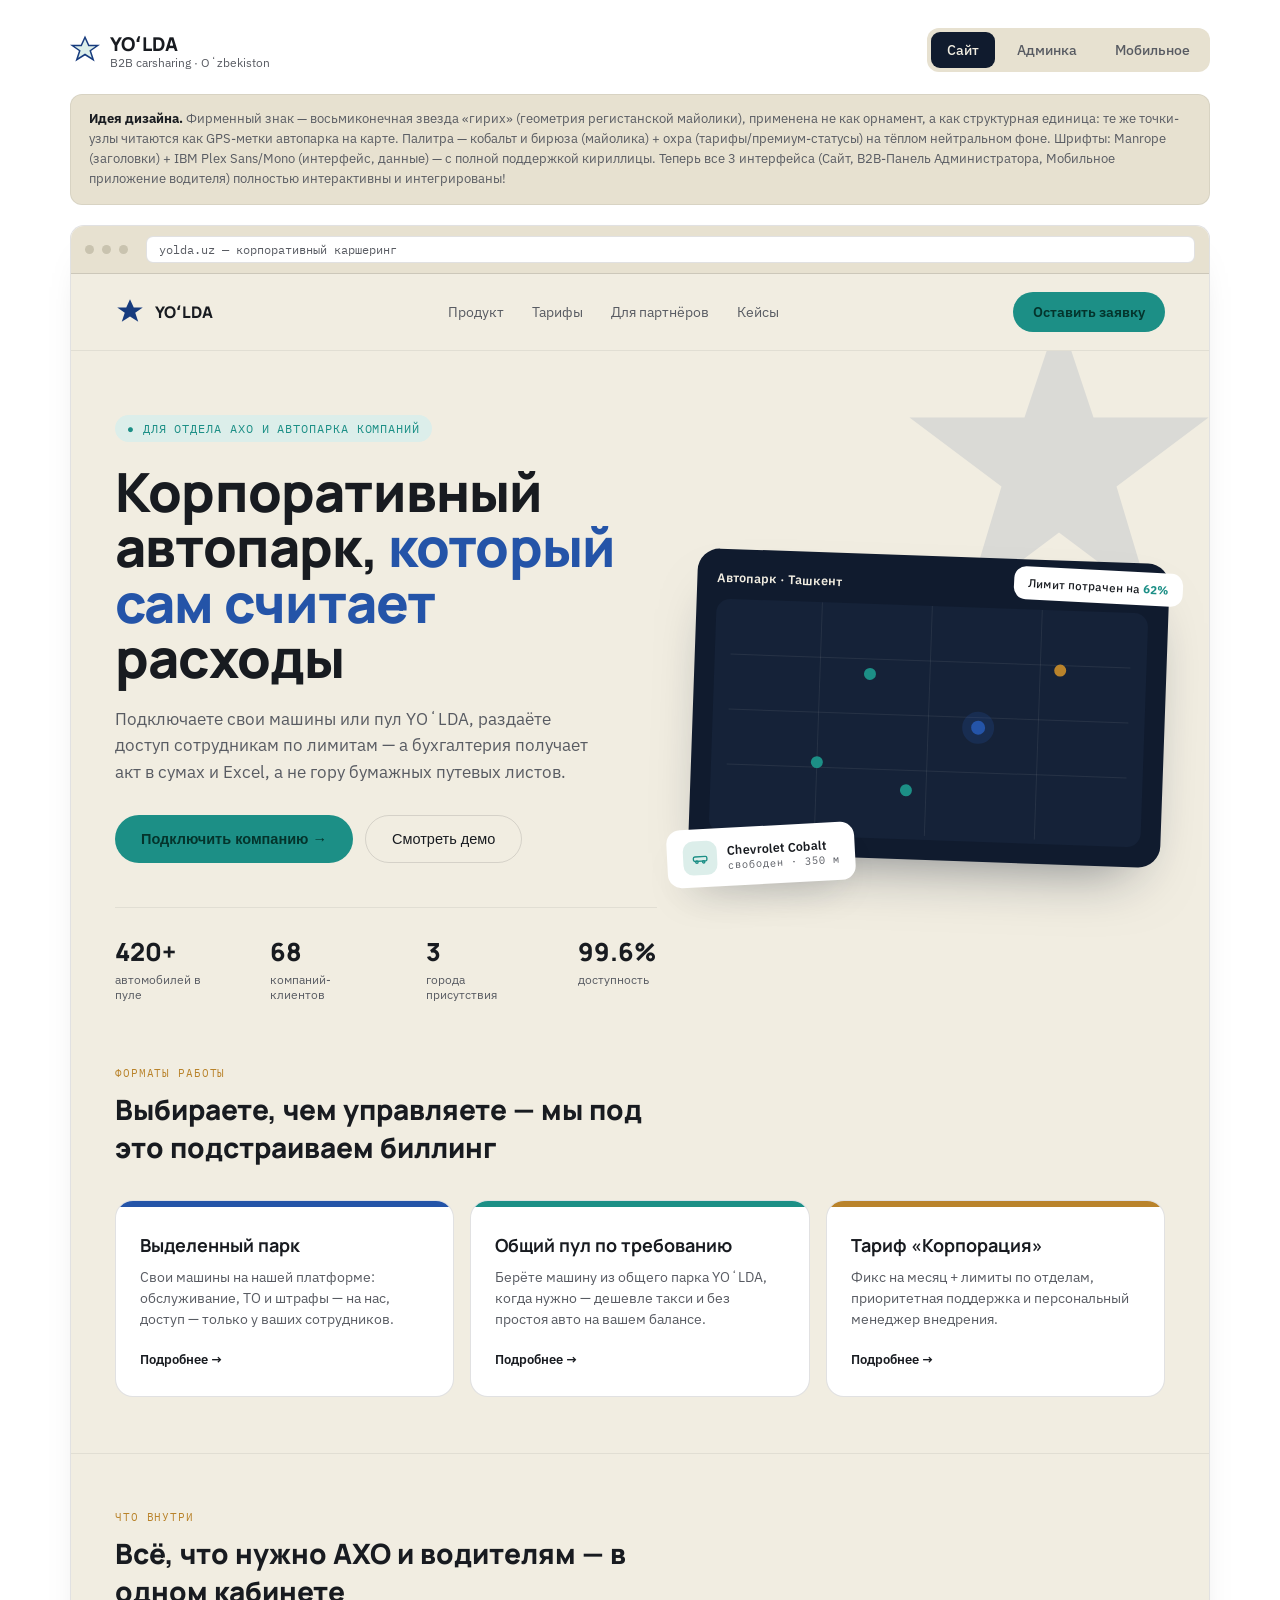
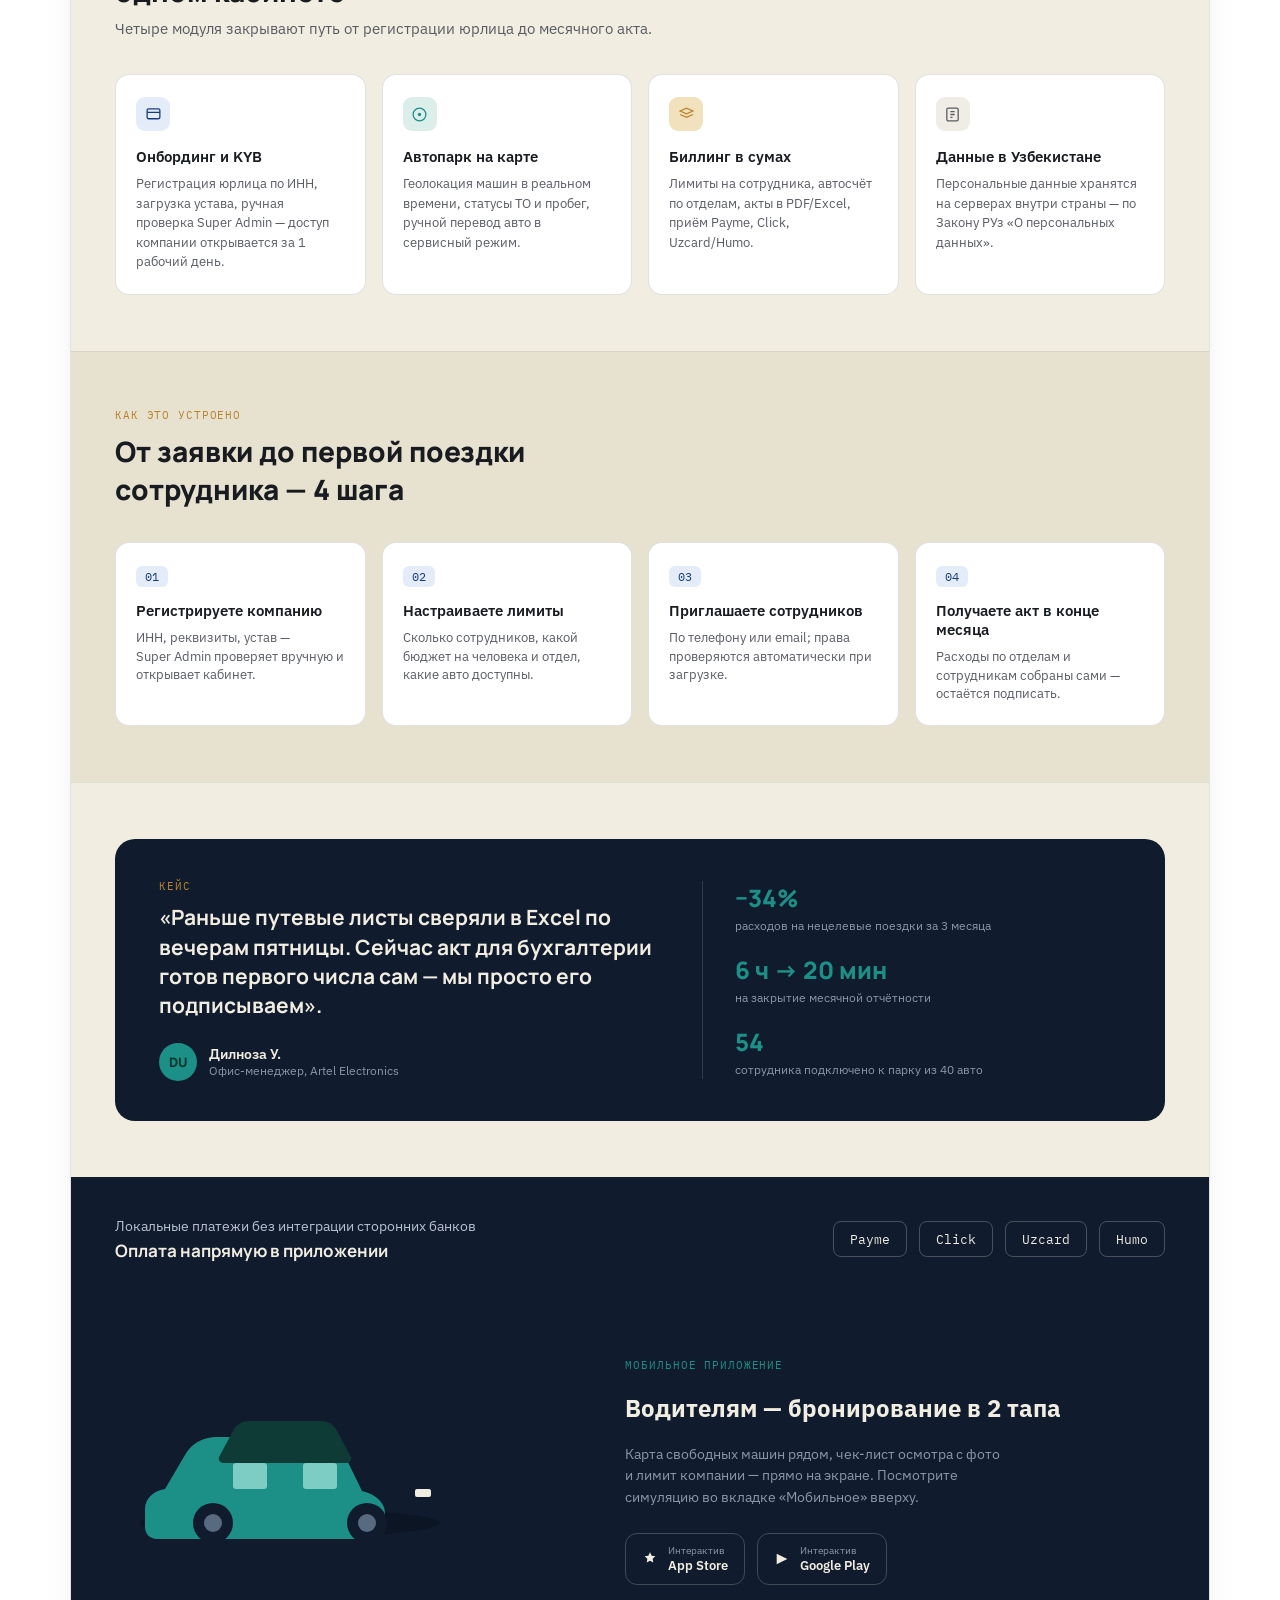
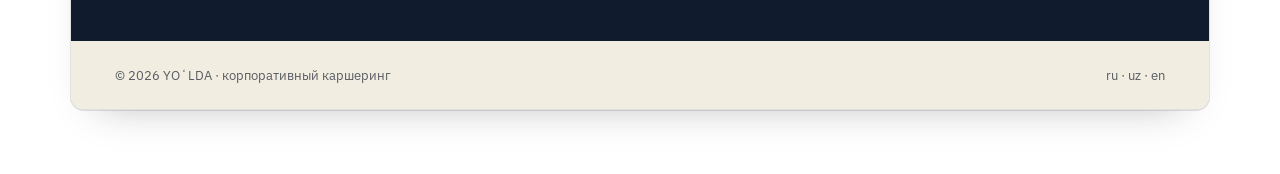
<file: yolda-design-concept (1).html>
<!DOCTYPE html>
<html lang="ru">
<head>
<meta charset="UTF-8">
<title>YO'LDA — дизайн-концепт B2B каршеринга</title>
<meta name="viewport" content="width=device-width, initial-scale=1">
<link rel="preconnect" href="https://fonts.googleapis.com">
<link rel="preconnect" href="https://fonts.gstatic.com" crossorigin>
<link href="https://fonts.googleapis.com/css2?family=Manrope:wght@500;700;800&family=IBM+Plex+Sans:wght@400;500;600&family=IBM+Plex+Mono:wght@400;500&display=swap" rel="stylesheet">
<style>
:root{
  --paper:#F1EDE1;
  --paper-2:#E7E1D0;
  --ink:#181B20;
  --ink-soft:#585B62;
  --navy:#101B2E;
  --navy-2:#1B2A44;
  --navy-3:#243A5E;
  --cobalt:#2454A8;
  --cobalt-dark:#173B7E;
  --turquoise:#1C8F86;
  --turquoise-light:#DCEEEA;
  --gold:#B9832B;
  --gold-light:#F1E1BC;
  --line:rgba(24,27,32,0.13);
  --line-soft:rgba(24,27,32,0.07);
  --radius:16px;
  --font-display:'Manrope',sans-serif;
  --font-body:'IBM Plex Sans',sans-serif;
  --font-mono:'IBM Plex Mono',monospace;
}
*{box-sizing:border-box;}
body{
  margin:0;
  background:#0000;
  font-family:var(--font-body);
  color:var(--ink);
}
.wrap{max-width:1180px;margin:0 auto;padding:28px 20px 64px;}
.brandbar{display:flex;align-items:center;justify-content:space-between;flex-wrap:wrap;gap:16px;margin-bottom:22px;}
.brandmark{display:flex;align-items:center;gap:10px;}
.brandmark svg{width:30px;height:30px;flex:none;}
.brandmark .name{font-family:var(--font-display);font-weight:800;font-size:19px;letter-spacing:0.2px;color:var(--ink);}
.brandmark .sub{font-size:12px;color:var(--ink-soft);margin-top:-2px;}
.tabs{display:flex;gap:6px;background:var(--paper-2);border-radius:12px;padding:4px;}
.tabbtn{
  border:none;background:transparent;font-family:var(--font-body);font-weight:500;font-size:13.5px;
  color:var(--ink-soft);padding:9px 16px;border-radius:9px;cursor:pointer;transition:background .15s,color .15s;
}
.tabbtn.active{background:var(--navy);color:#F1EDE1;}
.panel{display:none;}
.panel.active{display:block;}
.notecard{background:var(--paper-2);border:1px solid var(--line-soft);border-radius:12px;padding:14px 18px;margin-bottom:20px;font-size:13px;color:var(--ink-soft);line-height:1.55;}
.notecard b{color:var(--ink);}

/* ---------- browser chrome ---------- */
.browserframe{background:#fff;border-radius:14px;overflow:hidden;box-shadow:0 1px 0 var(--line), 0 20px 40px -28px rgba(20,20,20,0.35);border:1px solid var(--line);}
.browsertop{display:flex;align-items:center;gap:8px;padding:10px 14px;background:var(--paper-2);border-bottom:1px solid var(--line);}
.dot{width:9px;height:9px;border-radius:50%;background:#C9C3AF;}
.urlbar{flex:1;margin-left:10px;background:#fff;border:1px solid var(--line);border-radius:7px;padding:5px 12px;font-size:11.5px;color:var(--ink-soft);font-family:var(--font-mono);}

/* ---------- LANDING ---------- */
.site{background:var(--paper);}
.sitehead{display:flex;align-items:center;justify-content:space-between;padding:18px 44px;border-bottom:1px solid var(--line-soft);}
.sitenav{display:flex;gap:28px;font-size:14px;color:var(--ink-soft);}
.sitenav a{color:inherit;text-decoration:none;}
.sitecta{background:var(--turquoise);color:#04342C;font-family:var(--font-body);font-weight:600;font-size:13.5px;padding:11px 20px;border-radius:24px;border:none;cursor:pointer;}
.hero{position:relative;padding:64px 44px 0;overflow:hidden;}
.herogrid{display:grid;grid-template-columns:1.15fr 1fr;gap:36px;align-items:center;padding-bottom:52px;}
.hero-pattern{position:absolute;top:-60px;right:-80px;width:460px;height:460px;opacity:.10;}
.eyebrow{display:inline-flex;align-items:center;gap:8px;font-family:var(--font-mono);font-size:11.5px;letter-spacing:.08em;text-transform:uppercase;color:var(--turquoise);background:var(--turquoise-light);padding:6px 12px;border-radius:20px;margin-bottom:22px;}
.hero h1{font-family:var(--font-display);font-weight:800;font-size:54px;line-height:1.03;letter-spacing:-.015em;margin:0 0 20px;color:var(--ink);}
.hero h1 span{color:var(--cobalt);}
.hero p.lead{font-size:16.5px;line-height:1.6;color:var(--ink-soft);max-width:480px;margin:0 0 30px;}
.herobtns{display:flex;gap:12px;margin-bottom:44px;}
.btn-primary{background:var(--turquoise);color:#04342C;font-weight:600;font-size:14.5px;padding:15px 26px;border-radius:26px;border:none;cursor:pointer;}
.btn-ghost{background:transparent;color:var(--ink);font-weight:500;font-size:14.5px;padding:15px 26px;border-radius:26px;border:1.5px solid var(--line);cursor:pointer;}
.statsrow{display:flex;gap:40px;border-top:1px solid var(--line-soft);padding-top:26px;max-width:560px;}
.statitem .num{font-family:var(--font-display);font-weight:800;font-size:25px;color:var(--ink);}
.statitem .lbl{font-size:12px;color:var(--ink-soft);margin-top:3px;}

.heromock{position:relative;}
.mockcard{background:var(--navy);border-radius:22px;padding:20px;box-shadow:0 30px 60px -30px rgba(16,27,46,0.55);transform:rotate(2deg);}
.mockcard .mocktop{display:flex;justify-content:space-between;align-items:center;margin-bottom:14px;}
.mockcard .mocktop .mtitle{color:#F1EDE1;font-size:12.5px;font-weight:600;}
.mockcard .mocktop .mlive{display:flex;align-items:center;gap:6px;font-family:var(--font-mono);font-size:10.5px;color:var(--turquoise);}
.mockcard .mocktop .mlive i{width:6px;height:6px;border-radius:50%;background:var(--turquoise);display:inline-block;}
.mockmap{border-radius:14px;overflow:hidden;background:#152238;}
.floatcard{position:absolute;left:-26px;bottom:-24px;background:#fff;border-radius:14px;padding:12px 16px;box-shadow:0 20px 40px -22px rgba(16,27,46,0.4);display:flex;align-items:center;gap:10px;transform:rotate(-3deg);}
.floatcard .fdot{width:34px;height:34px;border-radius:10px;background:var(--turquoise-light);display:flex;align-items:center;justify-content:center;flex:none;}
.floatcard .ftitle{font-size:12.5px;font-weight:600;color:var(--ink);}
.floatcard .fsub{font-size:10.5px;color:var(--ink-soft);font-family:var(--font-mono);}
.floatcard2{position:absolute;right:-18px;top:14px;background:#fff;border-radius:12px;padding:9px 14px;box-shadow:0 16px 32px -18px rgba(16,27,46,0.4);font-size:11.5px;color:var(--ink);font-weight:500;transform:rotate(3deg);}
.floatcard2 b{color:var(--turquoise);}

.formatsgrid{display:grid;grid-template-columns:repeat(3,1fr);gap:16px;}
.formatcard{background:#fff;border:1px solid var(--line);border-radius:18px;overflow:hidden;}
.formatcard .fbar{height:6px;}
.formatcard .fbody{padding:26px 24px 28px;}
.formatcard h3{font-family:var(--font-display);font-weight:700;font-size:18px;margin:0 0 10px;color:var(--ink);}
.formatcard p{font-size:13.5px;color:var(--ink-soft);line-height:1.55;margin:0 0 18px;}
.formatcard a{font-size:13px;font-weight:600;color:var(--ink);text-decoration:none;display:inline-flex;align-items:center;gap:6px;}

.section{padding:56px 44px;border-top:1px solid var(--line-soft);}
.section-head{max-width:560px;margin-bottom:34px;}
.section-eyebrow{font-family:var(--font-mono);font-size:11px;letter-spacing:.08em;text-transform:uppercase;color:var(--gold);margin-bottom:10px;}
.section h2{font-family:var(--font-display);font-weight:800;font-size:28px;margin:0 0 8px;color:var(--ink);}
.section p.desc{font-size:14.5px;color:var(--ink-soft);line-height:1.55;margin:0;}
.featgrid{display:grid;grid-template-columns:repeat(4,1fr);gap:16px;}
.featcard{background:#fff;border:1px solid var(--line);border-radius:14px;padding:22px 20px;}
.featcard .ficon{width:34px;height:34px;border-radius:9px;display:flex;align-items:center;justify-content:center;margin-bottom:16px;}
.featcard h3{font-family:var(--font-body);font-weight:600;font-size:15px;margin:0 0 8px;color:var(--ink);}
.featcard p{font-size:13px;color:var(--ink-soft);line-height:1.5;margin:0;}

.stepsgrid{display:grid;grid-template-columns:repeat(4,1fr);gap:16px;}
.stepcard{background:#fff;border:1px solid var(--line);border-radius:14px;padding:22px 20px;}
.stepnum{font-family:var(--font-mono);font-size:12px;color:var(--cobalt-dark);background:#E4ECF9;display:inline-block;padding:3px 9px;border-radius:6px;margin-bottom:14px;}
.stepcard h3{font-family:var(--font-body);font-weight:600;font-size:14.5px;margin:0 0 8px;color:var(--ink);}
.stepcard p{font-size:12.5px;color:var(--ink-soft);line-height:1.5;margin:0;}

.casecard{background:var(--navy);border-radius:20px;padding:40px 44px;display:grid;grid-template-columns:1.2fr 1fr;gap:40px;align-items:center;}
.caselead{font-family:var(--font-display);font-weight:700;font-size:21px;line-height:1.4;color:#F1EDE1;margin:10px 0 22px;}
.caseauthor{display:flex;align-items:center;gap:12px;}
.caseavatar{width:38px;height:38px;border-radius:50%;background:var(--turquoise);color:#04342C;font-family:var(--font-display);font-weight:800;font-size:13px;display:flex;align-items:center;justify-content:center;flex:none;}
.caseauthorname{font-size:13.5px;color:#F1EDE1;font-weight:600;}
.caseauthorrole{font-size:12px;color:#8C97A8;}
.casestats{display:flex;flex-direction:column;gap:18px;border-left:1px solid rgba(241,237,225,0.15);padding-left:32px;}
.casestat .num{font-family:var(--font-display);font-weight:800;font-size:24px;color:var(--turquoise);}
.casestat .lbl{font-size:12px;color:#8C97A8;margin-top:4px;line-height:1.4;}

.paysection{background:var(--navy);padding:40px 44px;display:flex;align-items:center;justify-content:space-between;flex-wrap:wrap;gap:20px;}
.payleft p{color:#B9C2CF;font-size:13.5px;margin:0 0 4px;}
.payleft strong{color:#F1EDE1;font-family:var(--font-display);font-size:17px;font-weight:700;}
.paylogos{display:flex;gap:12px;flex-wrap:wrap;}
.paychip{font-family:var(--font-mono);font-size:12.5px;color:#F1EDE1;border:1px solid rgba(241,237,225,0.25);padding:9px 16px;border-radius:8px;}

.sitefoot{padding:26px 44px;display:flex;justify-content:space-between;align-items:center;font-size:12.5px;color:var(--ink-soft);}

.appdl{background:var(--navy);padding:56px 44px;display:grid;grid-template-columns:1fr 1.1fr;gap:20px;align-items:center;}
.appdl-car{width:100%;max-width:340px;}
.storebadges{display:flex;gap:12px;}
.storebadge{display:flex;align-items:center;gap:10px;border:1px solid rgba(241,237,225,0.22);border-radius:12px;padding:10px 16px;}
.sblbl{font-size:9.5px;color:#8C97A8;}
.sbname{font-size:13px;color:#F1EDE1;font-weight:600;}

/* ---------- ADMIN ---------- */
.admin{display:flex;height:640px;background:var(--paper);font-size:13px;}
.adminside{width:216px;background:var(--navy);color:#C7CEDA;flex:none;padding:20px 14px;display:flex;flex-direction:column;}
.adminside .brandmark .name{color:#F1EDE1;}
.adminside .brandmark .sub{color:#8C97A8;}
.navsec{margin-top:26px;display:flex;flex-direction:column;gap:2px;}
.navlabel{font-size:10.5px;letter-spacing:.08em;text-transform:uppercase;color:#5D6A80;margin:14px 8px 8px;}
.navitem{display:flex;align-items:center;gap:10px;padding:9px 10px;border-radius:8px;color:#C7CEDA;font-size:13px;cursor:pointer;transition:all 0.15s;}
.navitem.active{background:rgba(28,143,134,0.18);color:#fff;border-left:2.5px solid var(--turquoise);padding-left:7.5px;}
.navitem svg{width:16px;height:16px;flex:none;opacity:.85;}
.adminmain{flex:1;overflow:hidden;display:flex;flex-direction:column;}
.adtop{display:flex;align-items:center;justify-content:space-between;padding:16px 26px;border-bottom:1px solid var(--line);background:#fff;}
.companysel{display:flex;align-items:center;gap:10px;background:var(--paper-2);border-radius:9px;padding:7px 12px;font-size:12.5px;color:var(--ink);}
.rolebadge{font-family:var(--font-mono);font-size:11px;color:var(--cobalt-dark);background:#E4ECF9;padding:5px 10px;border-radius:6px;}
.adbody{padding:22px 26px;overflow:auto;flex:1;}
.kpirow{display:grid;grid-template-columns:repeat(4,1fr);gap:14px;margin-bottom:20px;}
.kpicard{background:#fff;border:1px solid var(--line);border-radius:12px;padding:16px 18px;}
.kpicard .lbl{font-size:11.5px;color:var(--ink-soft);margin-bottom:8px;}
.kpicard .val{font-family:var(--font-display);font-weight:800;font-size:24px;color:var(--ink);}
.kpicard .delta{font-size:11px;margin-top:6px;font-family:var(--font-mono);}
.delta.up{color:var(--turquoise);}
.delta.down{color:#B04A3C;}

.mappanel{background:#fff;border:1px solid var(--line);border-radius:12px;padding:18px;margin-bottom:20px;}
.mappanel .maphead{display:flex;justify-content:space-between;align-items:center;margin-bottom:12px;}
.mappanel .maphead h4{font-size:13.5px;font-weight:600;margin:0;}
.legend{display:flex;gap:14px;font-size:11.5px;color:var(--ink-soft);}
.legend span{display:inline-flex;align-items:center;gap:5px;}
.legend i{width:8px;height:8px;border-radius:50%;display:inline-block;}

.fleettable{width:100%;border-collapse:collapse;background:#fff;border:1px solid var(--line);border-radius:12px;overflow:hidden;font-size:12.5px;}
.fleettable th{text-align:left;font-size:11px;color:var(--ink-soft);font-weight:500;padding:10px 14px;background:var(--paper-2);border-bottom:1px solid var(--line);}
.fleettable td{padding:11px 14px;border-bottom:1px solid var(--line-soft);color:var(--ink);}
.plate{font-family:var(--font-mono);font-size:12px;background:var(--paper-2);padding:3px 8px;border-radius:6px;}
.chip{font-size:11px;padding:4px 10px;border-radius:20px;font-weight:500;display:inline-block;}
.chip.free{background:var(--turquoise-light);color:var(--turquoise);}
.chip.trip{background:#E4ECF9;color:var(--cobalt-dark);}
.chip.service{background:var(--gold-light);color:var(--gold);}
.chip.off{background:#EFEDE6;color:var(--ink-soft);}

.twocol{display:grid;grid-template-columns:1fr 1fr;gap:16px;margin-top:16px;}
.panelcard{background:#fff;border:1px solid var(--line);border-radius:12px;padding:18px;}
.panelcard h4{font-size:13px;font-weight:600;margin:0 0 12px;color:var(--ink);}
.corplist{display:flex;flex-direction:column;gap:14px;}
.corprow{display:grid;grid-template-columns:1fr 100px 34px;align-items:center;gap:10px;}
.corpname{font-size:12.5px;color:var(--ink);}
.corpmeta{font-size:11px;color:var(--ink-soft);margin-left:6px;font-family:var(--font-mono);}
.corpbar{height:6px;background:var(--paper-2);border-radius:4px;overflow:hidden;}
.corpbarfill{height:100%;border-radius:4px;}
.corppct{font-family:var(--font-mono);font-size:11.5px;color:var(--ink-soft);text-align:right;}

/* ---------- MOBILE (резерв под будущий этап) ---------- */
.phonesrow{display:flex;gap:36px;justify-content:center;flex-wrap:wrap;padding:20px 0 10px;}
.phonecol{display:flex;flex-direction:column;align-items:center;gap:12px;}
.phonecaption{font-family:var(--font-mono);font-size:11.5px;color:var(--ink-soft);letter-spacing:.04em;}
.phoneshell{width:300px;height:620px;background:var(--ink);border-radius:42px;padding:12px;box-shadow:0 24px 48px -30px rgba(20,20,20,0.5);border: 2px solid rgba(255,255,255,0.08);}
.phoneshell.android{border-radius:30px;}
.phonescreen{width:100%;height:100%;background:var(--paper);border-radius:32px;overflow:hidden;position:relative;display:flex;flex-direction:column;}
.phoneshell.android .phonescreen{border-radius:20px;}
.statusbar{display:flex;justify-content:space-between;align-items:center;padding:14px 22px 6px;font-family:var(--font-mono);font-size:12px;color:var(--ink);flex:none;}
.notch{position:absolute;top:0;left:50%;transform:translateX(-50%);width:120px;height:26px;background:var(--ink);border-radius:0 0 16px 16px;z-index: 100;}
.punchhole{position:absolute;top:12px;left:50%;transform:translateX(-50%);width:10px;height:10px;background:var(--ink);border-radius:50%;z-index: 100;}
.statusicons{display:flex;gap:5px;align-items:center;}
.homebar{position:absolute;bottom:8px;left:50%;transform:translateX(-50%);width:110px;height:4px;background:var(--ink);border-radius:3px;opacity:.55;z-index: 100;}
.androidnav{display:flex;justify-content:center;gap:46px;padding:10px 0 6px;flex:none;background:rgba(0,0,0,0.02);}
.androidnav .navdot{width:12px;height:12px;border:1.6px solid var(--ink-soft);border-radius:2px;opacity:.6;}
.androidnav .navcirc{width:12px;height:12px;border:1.6px solid var(--ink-soft);border-radius:50%;opacity:.6;}
.androidnav .navtri{width:0;height:0;border-top:6px solid transparent;border-bottom:6px solid transparent;border-right:9px solid var(--ink-soft);opacity:.6;}

.appheader{padding:6px 20px 14px;flex:none;}
.appheader .hello{font-family:var(--font-display);font-weight:800;font-size:19px;color:var(--ink);}
.companypill{display:inline-flex;align-items:center;gap:8px;margin-top:8px;background:#fff;border:1px solid var(--line);border-radius:20px;padding:6px 12px 6px 6px;font-size:11.5px;color:var(--ink-soft);}
.companypill .dotlogo{width:20px;height:20px;border-radius:50%;background:var(--cobalt);}

.chiprow{display:flex;gap:8px;padding:0 20px 12px;flex:none;}
.filterchip{font-size:11.5px;padding:6px 12px;border-radius:20px;background:#fff;border:1px solid var(--line);color:var(--ink-soft);cursor:pointer;}
.filterchip.on{background:var(--navy);color:#F1EDE1;border-color:var(--navy);}

.mapstub{margin:0 16px;border-radius:16px;background:var(--paper-2);height:190px;position:relative;overflow:hidden;flex:none;}
.mapstub svg{width:100%;height:100%;}

.sheet{background:#fff;border-radius:22px 22px 0 0;margin-top:-22px;flex:1;padding:18px 20px 16px;box-shadow:0 -8px 20px -18px rgba(0,0,0,0.4);display:flex;flex-direction:column;position:relative;z-index:10;}
.sheethandle{width:36px;height:4px;background:var(--line);border-radius:3px;margin:0 auto 14px;}
.carcard{display:flex;gap:12px;align-items:center;border:1px solid var(--line);border-radius:14px;padding:12px;margin-bottom:10px;}
.carthumb{width:46px;height:46px;border-radius:11px;background:var(--turquoise-light);display:flex;align-items:center;justify-content:center;flex:none;}
.carinfo{flex:1;}
.carinfo .model{font-size:13.5px;font-weight:600;color:var(--ink);}
.carinfo .meta{font-size:11px;color:var(--ink-soft);margin-top:2px;font-family:var(--font-mono);}
.pricetag{font-size:12.5px;font-weight:600;color:var(--cobalt-dark);white-space:nowrap;}
.booknowbtn{margin-top:auto;background:var(--navy);color:#F1EDE1;text-align:center;padding:14px;border-radius:12px;font-weight:600;font-size:13.5px;cursor:pointer;}

.bottomnav{display:flex;justify-content:space-around;padding:12px 0 6px;border-top:1px solid var(--line);flex:none;background:#fff;}
.navicon{display:flex;flex-direction:column;align-items:center;gap:4px;font-size:9.5px;color:var(--ink-soft);}
.navicon.active{color:var(--cobalt-dark);}
.navicon svg{width:19px;height:19px;}

/* trip screen */
.tripheader{padding:16px 20px;flex:none;}
.tripheader h4{font-family:var(--font-display);font-weight:800;font-size:17px;margin:0 0 4px;}
.triptimer{font-family:var(--font-mono);font-size:26px;color:var(--cobalt-dark);font-weight:700;}
.checklist{padding:0 20px;flex:1;display:flex;flex-direction:column;gap:10px;}
.checkitem{display:flex;align-items:center;gap:12px;background:#fff;border:1px solid var(--line);border-radius:13px;padding:12px 14px;}
.checkitem .cbx{width:22px;height:22px;border-radius:7px;flex:none;display:flex;align-items:center;justify-content:center;}
.checkitem .cbx.done{background:var(--turquoise);}
.checkitem .cbx.pending{border:1.6px solid var(--line);}
.checkitem .ctext .t1{font-size:13px;font-weight:600;color:var(--ink);}
.checkitem .ctext .t2{font-size:11px;color:var(--ink-soft);}
.endtripbtn{margin:14px 20px 18px;background:var(--gold);color:#3B2A0B;text-align:center;padding:14px;border-radius:12px;font-weight:700;font-size:13.5px;}

@media(max-width:960px){
  .featgrid{grid-template-columns:repeat(2,1fr);}
  .kpirow{grid-template-columns:repeat(2,1fr);}
  .admin{height:auto;flex-direction:column;}
  .adminside{width:auto;flex-direction:row;overflow-x:auto;}
}
</style>
</head>
<body>
<div class="wrap">

  <div class="brandbar">
    <div class="brandmark">
      <svg viewBox="0 0 40 40"><g fill="none" stroke="#173B7E" stroke-width="2"><polygon points="20,3 25,14 37,14 27,21 31,33 20,26 9,33 13,21 3,14 15,14" fill="#DCEEEA"/></g></svg>
      <div><div class="name">YOʻLDA</div><div class="sub">B2B carsharing · Oʻzbekiston</div></div>
    </div>
    <div class="tabs">
      <button class="tabbtn active" data-tab="site">Сайт</button>
      <button class="tabbtn" data-tab="admin">Админка</button>
      <button class="tabbtn" data-tab="mobile">Мобильное</button>
    </div>
  </div>

  <div class="notecard">
    <b>Идея дизайна.</b> Фирменный знак — восьмиконечная звезда «гирих» (геометрия регистанской майолики), применена не как орнамент, а как структурная единица: те же точки-узлы читаются как GPS-метки автопарка на карте. Палитра — кобальт и бирюза (майолика) + охра (тарифы/премиум-статусы) на тёплом нейтральном фоне. Шрифты: Manrope (заголовки) + IBM Plex Sans/Mono (интерфейс, данные) — с полной поддержкой кириллицы. Теперь все 3 интерфейса (Сайт, B2B-Панель Администратора, Мобильное приложение водителя) полностью интерактивны и интегрированы!
  </div>

  <!-- ============ SITE ============ -->
  <div class="panel active" id="panel-site">
    <div class="browserframe">
      <div class="browsertop">
        <div class="dot"></div><div class="dot"></div><div class="dot"></div>
        <div class="urlbar">yolda.uz — корпоративный каршеринг</div>
      </div>
      <div class="site">
        <div class="sitehead">
          <div class="brandmark">
            <svg viewBox="0 0 40 40" width="26" height="26"><polygon points="20,3 25,14 37,14 27,21 31,33 20,26 9,33 13,21 3,14 15,14" fill="#173B7E"/></svg>
            <div class="name" style="font-size:16px;">YOʻLDA</div>
          </div>
          <div class="sitenav">
            <a href="#features">Продукт</a><a href="#rates">Тарифы</a><a href="#partners">Для партнёров</a><a href="#cases">Кейсы</a>
          </div>
          <button class="sitecta" onclick="document.getElementById('rates').scrollIntoView({behavior:'smooth'})">Оставить заявку</button>
        </div>

        <div class="hero">
          <svg class="hero-pattern" viewBox="0 0 200 200">
            <polygon points="100,10 115,55 165,55 125,85 140,135 100,105 60,135 75,85 35,55 85,55" fill="#173B7E"/>
          </svg>
          <div class="herogrid">
            <div>
              <div class="eyebrow">● Для отдела АХО и автопарка компаний</div>
              <h1>Корпоративный автопарк, <span>который сам считает</span> расходы</h1>
              <p class="lead">Подключаете свои машины или пул YOʻLDA, раздаёте доступ сотрудникам по лимитам — а бухгалтерия получает акт в сумах и Excel, а не гору бумажных путевых листов.</p>
              <div class="herobtns">
                <button class="btn-primary" onclick="document.getElementById('rates').scrollIntoView({behavior:'smooth'})">Подключить компанию →</button>
                <button class="btn-ghost" onclick="document.querySelector('[data-tab=admin]').click()">Смотреть демо</button>
              </div>
              <div class="statsrow">
                <div class="statitem"><div class="num">420+</div><div class="lbl">автомобилей в пуле</div></div>
                <div class="statitem"><div class="num">68</div><div class="lbl">компаний-клиентов</div></div>
                <div class="statitem"><div class="num">3</div><div class="lbl">города присутствия</div></div>
                <div class="statitem"><div class="num">99.6%</div><div class="lbl">доступность</div></div>
              </div>
            </div>
            <div class="heromock">
              <div class="mockcard">
                <div class="mocktop">
                  <div class="mtitle">Автопарк · Ташкент</div>
                  <div class="mlive"><i></i>онлайн</div>
                </div>
                <div class="mockmap">
                  <svg width="100%" height="230" viewBox="0 0 400 230">
                    <g stroke="rgba(241,237,225,0.08)" stroke-width="1">
                      <line x1="0" y1="55" x2="400" y2="55"/><line x1="0" y1="110" x2="400" y2="110"/><line x1="0" y1="165" x2="400" y2="165"/>
                      <line x1="90" y1="0" x2="90" y2="230"/><line x1="200" y1="0" x2="200" y2="230"/><line x1="310" y1="0" x2="310" y2="230"/>
                    </g>
                    <circle cx="140" cy="70" r="6" fill="#1C8F86"/>
                    <circle cx="250" cy="120" r="7" fill="#2454A8"/>
                    <circle cx="250" cy="120" r="16" fill="#2454A8" opacity="0.22"/>
                    <circle cx="90" cy="160" r="6" fill="#1C8F86"/>
                    <circle cx="330" cy="60" r="6" fill="#B9832B"/>
                    <circle cx="180" cy="185" r="6" fill="#1C8F86"/>
                  </svg>
                </div>
              </div>
              <div class="floatcard">
                <div class="fdot"><svg width="18" height="18" viewBox="0 0 24 24" fill="none" stroke="#1C8F86" stroke-width="1.8"><rect x="3" y="10" width="18" height="6" rx="2"/><circle cx="7.5" cy="17" r="1.6"/><circle cx="16.5" cy="17" r="1.6"/></svg></div>
                <div><div class="ftitle">Chevrolet Cobalt</div><div class="fsub">свободен · 350 м</div></div>
              </div>
              <div class="floatcard2">Лимит потрачен на <b>62%</b></div>
            </div>
          </div>
        </div>

        <div class="section" id="features" style="border-top:none;padding-top:12px;">
          <div class="section-head">
            <div class="section-eyebrow">Форматы работы</div>
            <h2>Выбираете, чем управляете — мы под это подстраиваем биллинг</h2>
          </div>
          <div class="formatsgrid">
            <div class="formatcard">
              <div class="fbar" style="background:var(--cobalt);"></div>
              <div class="fbody">
                <h3>Выделенный парк</h3>
                <p>Свои машины на нашей платформе: обслуживание, ТО и штрафы — на нас, доступ — только у ваших сотрудников.</p>
                <a>Подробнее →</a>
              </div>
            </div>
            <div class="formatcard">
              <div class="fbar" style="background:var(--turquoise);"></div>
              <div class="fbody">
                <h3>Общий пул по требованию</h3>
                <p>Берёте машину из общего парка YOʻLDA, когда нужно — дешевле такси и без простоя авто на вашем балансе.</p>
                <a>Подробнее →</a>
              </div>
            </div>
            <div class="formatcard">
              <div class="fbar" style="background:var(--gold);"></div>
              <div class="fbody">
                <h3>Тариф «Корпорация»</h3>
                <p>Фикс на месяц + лимиты по отделам, приоритетная поддержка и персональный менеджер внедрения.</p>
                <a>Подробнее →</a>
              </div>
            </div>
          </div>
        </div>

        <div class="section">
          <div class="section-head">
            <div class="section-eyebrow">Что внутри</div>
            <h2>Всё, что нужно АХО и водителям — в одном кабинете</h2>
            <p class="desc">Четыре модуля закрывают путь от регистрации юрлица до месячного акта.</p>
          </div>
          <div class="featgrid">
            <div class="featcard">
              <div class="ficon" style="background:#E4ECF9;"><svg width="17" height="17" viewBox="0 0 24 24" fill="none" stroke="#173B7E" stroke-width="1.8"><rect x="3" y="4" width="18" height="14" rx="2"/><path d="M3 9h18"/></svg></div>
              <h3>Онбординг и KYB</h3>
              <p>Регистрация юрлица по ИНН, загрузка устава, ручная проверка Super Admin — доступ компании открывается за 1 рабочий день.</p>
            </div>
            <div class="featcard">
              <div class="ficon" style="background:var(--turquoise-light);"><svg width="17" height="17" viewBox="0 0 24 24" fill="none" stroke="#1C8F86" stroke-width="1.8"><circle cx="12" cy="12" r="9"/><circle cx="12" cy="12" r="2.4" fill="#1C8F86" stroke="none"/></svg></div>
              <h3>Автопарк на карте</h3>
              <p>Геолокация машин в реальном времени, статусы ТО и пробег, ручной перевод авто в сервисный режим.</p>
            </div>
            <div class="featcard">
              <div class="ficon" style="background:var(--gold-light);"><svg width="17" height="17" viewBox="0 0 24 24" fill="none" stroke="#B9832B" stroke-width="1.8"><path d="M3 7l9-4 9 4-9 4-9-4z"/><path d="M3 12l9 4 9-4"/></svg></div>
              <h3>Биллинг в сумах</h3>
              <p>Лимиты на сотрудника, автосчёт по отделам, акты в PDF/Excel, приём Payme, Click, Uzcard/Humo.</p>
            </div>
            <div class="featcard">
              <div class="ficon" style="background:#EFEDE6;"><svg width="17" height="17" viewBox="0 0 24 24" fill="none" stroke="#585B62" stroke-width="1.8"><rect x="4" y="3" width="16" height="18" rx="2"/><path d="M9 8h6M9 12h6M9 16h3"/></svg></div>
              <h3>Данные в Узбекистане</h3>
              <p>Персональные данные хранятся на серверах внутри страны — по Закону РУз «О персональных данных».</p>
            </div>
          </div>
        </div>

        <div class="section" style="background:var(--paper-2);border-top:1px solid var(--line-soft);">
          <div class="section-head">
            <div class="section-eyebrow">Как это устроено</div>
            <h2>От заявки до первой поездки сотрудника — 4 шага</h2>
          </div>
          <div class="stepsgrid">
            <div class="stepcard">
              <div class="stepnum">01</div>
              <h3>Регистрируете компанию</h3>
              <p>ИНН, реквизиты, устав — Super&nbsp;Admin проверяет вручную и открывает кабинет.</p>
            </div>
            <div class="stepcard">
              <div class="stepnum">02</div>
              <h3>Настраиваете лимиты</h3>
              <p>Сколько сотрудников, какой бюджет на человека и отдел, какие авто доступны.</p>
            </div>
            <div class="stepcard">
              <div class="stepnum">03</div>
              <h3>Приглашаете сотрудников</h3>
              <p>По телефону или email; права проверяются автоматически при загрузке.</p>
            </div>
            <div class="stepcard">
              <div class="stepnum">04</div>
              <h3>Получаете акт в конце месяца</h3>
              <p>Расходы по отделам и сотрудникам собраны сами — остаётся подписать.</p>
            </div>
          </div>
        </div>

        <div class="section" id="cases">
          <div class="casecard">
            <div class="casequote">
              <div class="section-eyebrow">Кейс</div>
              <p class="caselead">«Раньше путевые листы сверяли в Excel по вечерам пятницы. Сейчас акт для бухгалтерии готов первого числа сам — мы просто его подписываем».</p>
              <div class="caseauthor">
                <div class="caseavatar">DU</div>
                <div><div class="caseauthorname">Дилноза У.</div><div class="caseauthorrole">Офис-менеджер, Artel Electronics</div></div>
              </div>
            </div>
            <div class="casestats">
              <div class="casestat"><div class="num">−34%</div><div class="lbl">расходов на нецелевые поездки за 3 месяца</div></div>
              <div class="casestat"><div class="num">6 ч → 20 мин</div><div class="lbl">на закрытие месячной отчётности</div></div>
              <div class="casestat"><div class="num">54</div><div class="lbl">сотрудника подключено к парку из 40 авто</div></div>
            </div>
          </div>
        </div>

        <div class="paysection" id="partners">
          <div class="payleft">
            <p>Локальные платежи без интеграции сторонних банков</p>
            <strong>Оплата напрямую в приложении</strong>
          </div>
          <div class="paylogos">
            <div class="paychip">Payme</div>
            <div class="paychip">Click</div>
            <div class="paychip">Uzcard</div>
            <div class="paychip">Humo</div>
          </div>
        </div>

        <div class="appdl">
          <svg class="appdl-car" viewBox="0 0 340 160">
            <ellipse cx="175" cy="132" rx="150" ry="14" fill="#0B1524"/>
            <path d="M30 118c0-10 8-18 20-20l20-34c6-11 18-18 31-18h96c15 0 28 8 34 21l16 33c14 3 23 12 23 22v14c0 7-6 12-12 12H42c-7 0-12-5-12-12v-18z" fill="#1C8F86"/>
            <path d="M104 66l14-26c3-6 9-10 16-10h72c7 0 13 4 16 10l14 26c1 3-1 6-4 6H108c-3 0-5-3-4-6z" fill="#0F3B36"/>
            <rect x="118" y="72" width="34" height="26" rx="3" fill="#8FD9CF" opacity=".85"/>
            <rect x="188" y="72" width="34" height="26" rx="3" fill="#8FD9CF" opacity=".85"/>
            <circle cx="98" cy="132" r="20" fill="#101B2E"/><circle cx="98" cy="132" r="9" fill="#586A80"/>
            <circle cx="252" cy="132" r="20" fill="#101B2E"/><circle cx="252" cy="132" r="9" fill="#586A80"/>
            <rect x="300" y="98" width="16" height="8" rx="2" fill="#F1EDE1"/>
          </svg>
          <div class="appdl-text" id="rates">
            <div class="section-eyebrow" style="color:var(--turquoise);">Мобильное приложение</div>
            <h2 style="color:#F1EDE1;">Водителям — бронирование в 2 тапа</h2>
            <p style="color:#8C97A8;max-width:380px;margin:0 0 24px;font-size:14px;line-height:1.55;">Карта свободных машин рядом, чек-лист осмотра с фото и лимит компании — прямо на экране. Посмотрите симуляцию во вкладке «Мобильное» вверху.</p>
            <div class="storebadges">
              <div class="storebadge" style="cursor:pointer;" onclick="document.querySelector('[data-tab=mobile]').click()"><svg width="16" height="16" viewBox="0 0 24 24" fill="#F1EDE1"><path d="M12 2l2.5 5 5.5.8-4 3.9.9 5.4-4.9-2.6-4.9 2.6.9-5.4-4-3.9 5.5-.8z"/></svg><div><div class="sblbl">Интерактив</div><div class="sbname">App Store</div></div></div>
              <div class="storebadge" style="cursor:pointer;" onclick="document.querySelector('[data-tab=mobile]').click()"><svg width="16" height="16" viewBox="0 0 24 24" fill="#F1EDE1"><path d="M4 4l16 8-16 8V4z"/></svg><div><div class="sblbl">Интерактив</div><div class="sbname">Google Play</div></div></div>
            </div>
          </div>
        </div>

        <div class="sitefoot">
          <span>© 2026 YOʻLDA · корпоративный каршеринг</span>
          <span>ru · uz · en</span>
        </div>
      </div>
    </div>
  </div>

  <!-- ============ ADMIN ============ -->
  <div class="panel" id="panel-admin">
    <div class="browserframe">
      <div class="browsertop">
        <div class="dot"></div><div class="dot"></div><div class="dot"></div>
        <div class="urlbar">admin.yolda.uz/fleet</div>
      </div>
      <div class="admin">
        <div class="adminside">
          <div class="brandmark">
            <svg viewBox="0 0 40 40" width="24" height="24"><polygon points="20,3 25,14 37,14 27,21 31,33 20,26 9,33 13,21 3,14 15,14" fill="#DCEEEA"/></svg>
            <div><div class="name" style="font-size:14px;">YOʻLDA</div><div class="sub" style="font-size:10px;">Fleet Console</div></div>
          </div>
          <div class="navsec">
            <div class="navlabel">Управление</div>
            <div class="navitem active" data-admin-tab="dashboard"><svg viewBox="0 0 24 24" fill="none" stroke="currentColor" stroke-width="1.8"><rect x="3" y="3" width="8" height="8" rx="1.5"/><rect x="13" y="3" width="8" height="8" rx="1.5"/><rect x="3" y="13" width="8" height="8" rx="1.5"/><rect x="13" y="13" width="8" height="8" rx="1.5"/></svg>Дашборд</div>
            <div class="navitem" data-admin-tab="fleet"><svg viewBox="0 0 24 24" fill="none" stroke="currentColor" stroke-width="1.8"><rect x="3" y="7" width="18" height="10" rx="2"/><circle cx="7.5" cy="17" r="1.6"/><circle cx="16.5" cy="17" r="1.6"/></svg>Автопарк</div>
            <div class="navitem" data-admin-tab="companies"><svg viewBox="0 0 24 24" fill="none" stroke="currentColor" stroke-width="1.8"><rect x="3" y="4" width="18" height="16" rx="2"/><path d="M3 9h18"/></svg>Компании</div>
            <div class="navitem" data-admin-tab="employees"><svg viewBox="0 0 24 24" fill="none" stroke="currentColor" stroke-width="1.8"><circle cx="12" cy="8" r="3.4"/><path d="M5 21c0-4 3-6 7-6s7 2 7 6"/></svg>Сотрудники</div>
            <div class="navitem" data-admin-tab="bookings"><svg viewBox="0 0 24 24" fill="none" stroke="currentColor" stroke-width="1.8"><rect x="4" y="5" width="16" height="15" rx="2"/><path d="M8 3v4M16 3v4M4 10h16"/></svg>Бронирования</div>
            <div class="navlabel">Финансы</div>
            <div class="navitem" data-admin-tab="billing"><svg viewBox="0 0 24 24" fill="none" stroke="currentColor" stroke-width="1.8"><rect x="3" y="6" width="18" height="12" rx="2"/><path d="M3 10h18"/></svg>Биллинг</div>
            <div class="navitem" data-admin-tab="incidents"><svg viewBox="0 0 24 24" fill="none" stroke="currentColor" stroke-width="1.8"><path d="M12 3l8 4v5c0 5-3.5 8-8 9-4.5-1-8-4-8-9V7l8-4z"/></svg>Штрафы и ДТП</div>
          </div>
        </div>

        <div class="adminmain">
          <div class="adtop">
            <div class="companysel"><span style="width:18px;height:18px;border-radius:5px;background:var(--cobalt);display:inline-block;"></span>&nbsp; ООО «Uzum Market» · тариф «Корпорация»</div>
            <div style="display:flex;align-items:center;gap:14px;">
              <div class="rolebadge">FLEET MANAGER</div>
              <svg width="18" height="18" viewBox="0 0 24 24" fill="none" stroke="#585B62" stroke-width="1.8"><path d="M18 8a6 6 0 10-12 0c0 4-2 5-2 6h16c0-1-2-2-2-6z"/><path d="M10 20a2 2 0 004 0"/></svg>
              <div style="width:30px;height:30px;border-radius:50%;background:var(--navy-3);color:#F1EDE1;font-family:var(--font-mono);font-size:11.5px;display:flex;align-items:center;justify-content:center;">ФМ</div>
            </div>
          </div>
          <div class="adbody">
            
            <!-- SUB-PANEL: DASHBOARD (DEFAULT) -->
            <div class="admin-subpanel" id="admin-subpanel-dashboard">
              <div class="kpirow">
                <div class="kpicard"><div class="lbl">Авто в парке</div><div class="val">128</div><div class="delta up">+6 за месяц</div></div>
                <div class="kpicard"><div class="lbl">В поездке сейчас</div><div class="val">54</div><div class="delta up">42% парка</div></div>
                <div class="kpicard"><div class="lbl">На ТО / в ремонте</div><div class="val">6</div><div class="delta down">2 просрочены</div></div>
                <div class="kpicard"><div class="lbl">Доходность за месяц</div><div class="val">186.4М сум</div><div class="delta up">+11%</div></div>
              </div>

              <div class="mappanel">
                <div class="maphead">
                  <h4>Автопарк на карте · Ташкент</h4>
                  <div class="legend">
                    <span><i style="background:#1C8F86;"></i>свободен</span>
                    <span><i style="background:#2454A8;"></i>в поездке</span>
                    <span><i style="background:#B9832B;"></i>на ТО</span>
                    <span><i style="background:#9A9484;"></i>офлайн</span>
                  </div>
                </div>
                <svg width="100%" height="180" viewBox="0 0 900 180">
                  <g stroke="rgba(24,27,32,0.08)" stroke-width="1">
                    <line x1="0" y1="30" x2="900" y2="30"/><line x1="0" y1="70" x2="900" y2="70"/>
                    <line x1="0" y1="110" x2="900" y2="110"/><line x1="0" y1="150" x2="900" y2="150"/>
                    <line x1="90" y1="0" x2="90" y2="180"/><line x1="220" y1="0" x2="220" y2="180"/>
                    <line x1="360" y1="0" x2="360" y2="180"/><line x1="500" y1="0" x2="500" y2="180"/>
                    <line x1="640" y1="0" x2="640" y2="180"/><line x1="780" y1="0" x2="780" y2="180"/>
                  </g>
                  <circle cx="140" cy="52" r="6" fill="#1C8F86"/><circle cx="260" cy="95" r="6" fill="#2454A8"/>
                  <circle cx="400" cy="40" r="6" fill="#2454A8"/><circle cx="470" cy="130" r="6" fill="#1C8F86"/>
                  <circle cx="600" cy="70" r="6" fill="#B9832B"/><circle cx="330" cy="150" r="6" fill="#2454A8"/>
                  <circle cx="710" cy="45" r="6" fill="#1C8F86"/><circle cx="760" cy="120" r="6" fill="#9A9484"/>
                  <circle cx="200" cy="140" r="6" fill="#2454A8"/><circle cx="550" cy="20" r="6" fill="#1C8F86"/>
                </svg>
              </div>

              <table class="fleettable">
                <tr><th>Гос.номер</th><th>Модель</th><th>Статус</th><th>Водитель</th><th>Пробег</th><th>Компания</th></tr>
                <tr><td><span class="plate">01 A 777 QA</span></td><td>Chevrolet Cobalt</td><td><span class="chip trip">в поездке</span></td><td>А. Юсупов</td><td>42 300 км</td><td>Uzum Market</td></tr>
                <tr><td><span class="plate">01 B 214 KX</span></td><td>Chevrolet Lacetti</td><td><span class="chip free">свободен</span></td><td>—</td><td>58 900 км</td><td>Uzum Market</td></tr>
                <tr><td><span class="plate">30 A 019 BT</span></td><td>Chevrolet Malibu 2</td><td><span class="chip service">на ТО</span></td><td>—</td><td>71 100 км</td><td>Artel Electronics</td></tr>
                <tr><td><span class="plate">01 H 552 MN</span></td><td>Chevrolet Spark</td><td><span class="chip free">свободен</span></td><td>—</td><td>19 400 км</td><td>Общий пул</td></tr>
                <tr><td><span class="plate">01 A 093 PP</span></td><td>Chevrolet Damas</td><td><span class="chip off">офлайн</span></td><td>—</td><td>103 200 км</td><td>Uzum Market</td></tr>
              </table>

              <div class="twocol">
                <div class="panelcard">
                  <h4>Биллинг по месяцам, млн сум</h4>
                  <svg width="100%" height="150" viewBox="0 0 480 150">
                    <g font-family="IBM Plex Mono">
                      <rect x="20"  y="90"  width="42" height="46" rx="4" fill="#E4ECF9"/>
                      <rect x="82"  y="70"  width="42" height="66" rx="4" fill="#E4ECF9"/>
                      <rect x="144" y="55"  width="42" height="81" rx="4" fill="#E4ECF9"/>
                      <rect x="206" y="40"  width="42" height="96" rx="4" fill="#DCEEEA"/>
                      <rect x="268" y="30"  width="42" height="106" rx="4" fill="#DCEEEA"/>
                      <rect x="330" y="15"  width="42" height="121" rx="4" fill="#1C8F86"/>
                      <text x="41"  y="146" font-size="10" fill="#585B62" text-anchor="middle">фев</text>
                      <text x="103" y="146" font-size="10" fill="#585B62" text-anchor="middle">мар</text>
                      <text x="165" y="146" font-size="10" fill="#585B62" text-anchor="middle">апр</text>
                      <text x="227" y="146" font-size="10" fill="#585B62" text-anchor="middle">май</text>
                      <text x="289" y="146" font-size="10" fill="#585B62" text-anchor="middle">июн</text>
                      <text x="351" y="146" font-size="10" fill="#0B3B33" font-weight="600" text-anchor="middle">июл</text>
                      <text x="351" y="10" font-size="11" fill="#0B3B33" font-weight="600" text-anchor="middle">186.4</text>
                    </g>
                  </svg>
                </div>
                <div class="panelcard">
                  <h4>Компании и использование лимитов</h4>
                  <div class="corplist">
                    <div class="corprow">
                      <div class="corpname">Uzum Market <span class="corpmeta">54 сотрудника</span></div>
                      <div class="corpbar"><div class="corpbarfill" style="width:78%;background:#2454A8;"></div></div>
                      <div class="corppct">78%</div>
                    </div>
                    <div class="corprow">
                      <div class="corpname">Artel Electronics <span class="corpmeta">31 сотрудник</span></div>
                      <div class="corpbar"><div class="corpbarfill" style="width:45%;background:#1C8F86;"></div></div>
                      <div class="corppct">45%</div>
                    </div>
                    <div class="corprow">
                      <div class="corpname">Ipak Yo'li Bank <span class="corpmeta">12 сотрудников</span></div>
                      <div class="corpbar"><div class="corpbarfill" style="width:92%;background:#B9832B;"></div></div>
                      <div class="corppct">92%</div>
                    </div>
                    <div class="corprow">
                      <div class="corpname">Beeline Uzbekistan <span class="corpmeta">27 сотрудников</span></div>
                      <div class="corpbar"><div class="corpbarfill" style="width:34%;background:#2454A8;"></div></div>
                      <div class="corppct">34%</div>
                    </div>
                  </div>
                </div>
              </div>
            </div>

            <!-- SUB-PANEL: FLEET -->
            <div class="admin-subpanel" id="admin-subpanel-fleet" style="display:none;">
              <div style="display:flex;justify-content:space-between;align-items:center;margin-bottom:18px;">
                <h3 style="font-family:var(--font-display);font-weight:800;font-size:18px;margin:0;">Управление автопарком</h3>
                <button class="sitecta" style="font-size:12px;padding:8px 16px;">+ Добавить авто</button>
              </div>
              <table class="fleettable">
                <tr><th>Гос.номер</th><th>Модель</th><th>Статус</th><th>Заряд / Топливо</th><th>Пробег</th><th>Сервис</th></tr>
                <tr><td><span class="plate">01 A 777 QA</span></td><td>Chevrolet Cobalt LT</td><td><span class="chip trip">в поездке</span></td><td>64%</td><td>42 300 км</td><td><button style="border:none;background:var(--paper-2);padding:4px 8px;border-radius:4px;font-size:11px;cursor:pointer;">ТО</button></td></tr>
                <tr><td><span class="plate">01 B 214 KX</span></td><td>Chevrolet Nexia 3</td><td><span class="chip free">свободен</span></td><td>82%</td><td>58 900 км</td><td><button style="border:none;background:var(--paper-2);padding:4px 8px;border-radius:4px;font-size:11px;cursor:pointer;">ТО</button></td></tr>
                <tr><td><span class="plate">30 A 019 BT</span></td><td>Chevrolet Malibu 2</td><td><span class="chip service">на ТО</span></td><td>14%</td><td>71 100 км</td><td><button style="border:none;background:var(--turquoise);color:#fff;padding:4px 8px;border-radius:4px;font-size:11px;cursor:pointer;">Вернуть</button></td></tr>
                <tr><td><span class="plate">01 Z 885 ZZ</span></td><td>BYD Song Plus EV</td><td><span class="chip free">свободен</span></td><td>95%</td><td>3 120 км</td><td><button style="border:none;background:var(--paper-2);padding:4px 8px;border-radius:4px;font-size:11px;cursor:pointer;">ТО</button></td></tr>
              </table>
            </div>

            <!-- SUB-PANEL: COMPANIES -->
            <div class="admin-subpanel" id="admin-subpanel-companies" style="display:none;">
              <div style="display:flex;justify-content:space-between;align-items:center;margin-bottom:18px;">
                <h3 style="font-family:var(--font-display);font-weight:800;font-size:18px;margin:0;">Зарегистрированные компании</h3>
              </div>
              <table class="fleettable">
                <tr><th>Компания</th><th>ИНН</th><th>Тариф</th><th>Лимит (сум)</th><th>KYB статус</th></tr>
                <tr><td style="font-weight:bold;">ООО «Uzum Market»</td><td>309182402</td><td>Корпорация</td><td>15,000,000 / месяц</td><td><span class="chip free">Одобрено</span></td></tr>
                <tr><td style="font-weight:bold;">Artel Electronics JV</td><td>201948201</td><td>Корпорация</td><td>25,000,000 / месяц</td><td><span class="chip free">Одобрено</span></td></tr>
                <tr><td style="font-weight:bold;">Samarkand Travel LLC</td><td>302848109</td><td>Start-up</td><td>5,000,000 / месяц</td><td><span class="chip free">Одобрено</span></td></tr>
                <tr><td style="font-weight:bold;">Tashkent Logistics JV</td><td>309824021</td><td>Enterprise</td><td>Индивидуальный</td><td><span class="chip service" style="background:var(--gold-light);color:var(--gold);">Проверка</span></td></tr>
              </table>
            </div>

            <!-- SUB-PANEL: EMPLOYEES -->
            <div class="admin-subpanel" id="admin-subpanel-employees" style="display:none;">
              <div style="display:flex;justify-content:space-between;align-items:center;margin-bottom:18px;">
                <h3 style="font-family:var(--font-display);font-weight:800;font-size:18px;margin:0;">Сотрудники и лимиты</h3>
                <button class="sitecta" style="font-size:12px;padding:8px 16px;">Пригласить сотрудника</button>
              </div>
              <table class="fleettable">
                <tr><th>Имя сотрудника</th><th>Роль</th><th>Использовано лимита</th><th>Пробег</th><th>Статус прав</th></tr>
                <tr><td style="font-weight:bold;">Алишер Каримов</td><td>Водитель</td><td>450,000 / 1,500,000 сум</td><td>142 / 500 км</td><td><span class="chip free">Активен</span></td></tr>
                <tr><td style="font-weight:bold;">Дильноза Юсупова</td><td>Менеджер АХО</td><td>1,890,000 / 3,000,000 сум</td><td>512 / 1000 км</td><td><span class="chip free">Активен</span></td></tr>
                <tr><td style="font-weight:bold;">Бобур Турсунов</td><td>Разработчик</td><td>0 / 1,000,000 сум</td><td>0 / 300 км</td><td><span class="chip service" style="background:#F1E1BC;color:var(--gold);">Проверка прав</span></td></tr>
                <tr><td style="font-weight:bold;">Саида Мирзаева</td><td>Sales Director</td><td>950,000 / 2,000,000 сум</td><td>280 / 800 км</td><td><span class="chip free">Активен</span></td></tr>
              </table>
            </div>

            <!-- SUB-PANEL: BOOKINGS -->
            <div class="admin-subpanel" id="admin-subpanel-bookings" style="display:none;">
              <div style="display:flex;justify-content:space-between;align-items:center;margin-bottom:18px;">
                <h3 style="font-family:var(--font-display);font-weight:800;font-size:18px;margin:0;">Последние бронирования</h3>
              </div>
              <table class="fleettable">
                <tr><th>ID</th><th>Водитель</th><th>Машина</th><th>Старт аренды</th><th>Дистанция</th><th>Стоимость</th></tr>
                <tr><td style="font-weight:bold;">#774129</td><td>Алишер Каримов</td><td>Cobalt LT (01 A 774 BB)</td><td>Сегодня, 09:12</td><td>12 км</td><td>35,000 сум</td></tr>
                <tr><td style="font-weight:bold;">#774092</td><td>Дильноза Юсупова</td><td>Nexia 3 (01 B 220 AA)</td><td>Вчера, 14:05</td><td>45 км</td><td>120,000 сум</td></tr>
                <tr><td style="font-weight:bold;">#773821</td><td>Саида Мирзаева</td><td>Malibu 2 (01 A 019 CC)</td><td>05 Июл, 10:20</td><td>110 км</td><td>450,000 сум</td></tr>
              </table>
            </div>

            <!-- SUB-PANEL: BILLING -->
            <div class="admin-subpanel" id="admin-subpanel-billing" style="display:none;">
              <div style="display:flex;justify-content:space-between;align-items:center;margin-bottom:18px;">
                <h3 style="font-family:var(--font-display);font-weight:800;font-size:18px;margin:0;">Биллинг и Интеграции</h3>
              </div>
              <div class="kpirow" style="margin-bottom:20px;">
                <div class="kpicard" style="border-left:4px solid var(--turquoise);"><div class="lbl">Баланс депозита</div><div class="val">45 200 000 сум</div><div class="delta up">Click/Payme активны</div></div>
                <div class="kpicard"><div class="lbl">Потрачено в этом месяце</div><div class="val">3 290 000 сум</div><div class="delta down">-3% от лимита</div></div>
              </div>
              <h4 style="margin:16px 0 10px;font-size:13px;font-weight:bold;">Платежные шлюзы</h4>
              <div style="display:grid;grid-template-columns:1fr 1fr;gap:16px;margin-bottom:20px;">
                <div style="background:#fff;border:1px solid var(--line);border-radius:12px;padding:16px;display:flex;justify-content:space-between;align-items:center;">
                  <div>
                    <div style="font-weight:bold;font-size:13.5px;">Payme Business API</div>
                    <div style="font-size:11px;color:var(--ink-soft);margin-top:2px;">SHA-256 endpoint verified</div>
                  </div>
                  <span class="chip free">Подключено</span>
                </div>
                <div style="background:#fff;border:1px solid var(--line);border-radius:12px;padding:16px;display:flex;justify-content:space-between;align-items:center;">
                  <div>
                    <div style="font-weight:bold;font-size:13.5px;">Click Business API</div>
                    <div style="font-size:11px;color:var(--ink-soft);margin-top:2px;">Webhook status: Active</div>
                  </div>
                  <span class="chip free">Подключено</span>
                </div>
              </div>
            </div>

            <!-- SUB-PANEL: INCIDENTS -->
            <div class="admin-subpanel" id="admin-subpanel-incidents" style="display:none;">
              <div style="display:flex;justify-content:space-between;align-items:center;margin-bottom:18px;">
                <h3 style="font-family:var(--font-display);font-weight:800;font-size:18px;margin:0;">Штрафы ГУБДД и Инциденты</h3>
              </div>
              <table class="fleettable">
                <tr><th>ID Штрафа</th><th>Машина</th><th>Водитель</th><th>Нарушение</th><th>Сумма</th><th>Статус</th></tr>
                <tr><td style="font-weight:bold;">#F-5001</td><td>01 A 774 BB</td><td>Алишер Каримов</td><td>Превышение скорости (+20 км/ч) - Радар ГУБДД</td><td style="color:#B04A3C;font-weight:bold;">340,000 сум</td><td><span class="chip service" style="background:#F1E1BC;color:var(--gold);">Отправлен в АХО</span></td></tr>
                <tr><td style="font-weight:bold;">#F-5002</td><td>01 B 220 AA</td><td>Дильноза Юсупова</td><td>Проезд на красный свет - Камера ГУБДД</td><td style="color:#B04A3C;font-weight:bold;">680,000 сум</td><td><span class="chip free">Оплачен</span></td></tr>
              </table>
            </div>

          </div>
        </div>
      </div>
    </div>
  </div>

  <!-- ============ MOBILE APP PREVIEW ============ -->
  <div class="panel" id="panel-mobile">
    <div class="browserframe">
      <div class="browsertop">
        <div class="dot"></div><div class="dot"></div><div class="dot"></div>
        <div class="urlbar">mobile-simulator.yolda.uz</div>
      </div>
      
      <div style="background:var(--paper);padding:32px 20px;display:flex;flex-direction:column;align-items:center;">
        <div style="text-align:center;max-width:540px;margin-bottom:28px;">
          <h2 style="font-family:var(--font-display);font-weight:800;font-size:24px;margin:0 0 8px;color:var(--ink);">Интерактивный симулятор водителя</h2>
          <p style="font-size:13.5px;color:var(--ink-soft);line-height:1.5;margin:0;">Протестируйте бронирование автомобиля в два тапа. Нажмите на карточку автомобиля в iOS-симуляторе слева, затем подтвердите аренду. Для сброса обновите страницу.</p>
        </div>

        <div class="phonesrow">
          <!-- iOS Phone Mockup (Interactive Booking) -->
          <div class="phonecol">
            <div class="phonecaption">iOS · Бронирование в два тапа</div>
            <div class="phoneshell">
              <div class="phonescreen" id="ios-screen">
                <!-- Notch -->
                <div class="notch"></div>
                <!-- Statusbar -->
                <div class="statusbar">
                  <span>09:41</span>
                  <div class="statusicons">
                    <span style="font-size:9.5px;font-weight:bold;">5G</span>
                    <span style="font-size:9px;">🔋</span>
                  </div>
                </div>

                <!-- App Header -->
                <div class="appheader">
                  <div class="hello">Привет, Алишер</div>
                  <div class="companypill">
                    <span class="dotlogo"></span>
                    IT Solutions · 1 500 000 сум
                  </div>
                </div>

                <!-- Filter Chips -->
                <div class="chiprow">
                  <div class="filterchip on">Все</div>
                  <div class="filterchip">Седан</div>
                  <div class="filterchip">Внедорожник</div>
                </div>

                <!-- Map Stub representation -->
                <div class="mapstub">
                  <svg viewBox="0 0 300 190">
                    <g stroke="rgba(24,27,32,0.07)" stroke-width="1">
                      <line x1="0" y1="45" x2="300" y2="45"/><line x1="0" y1="95" x2="300" y2="95"/>
                      <line x1="70" y1="0" x2="70" y2="190"/><line x1="150" y1="0" x2="150" y2="190"/>
                    </g>
                    <!-- Active car pin -->
                    <circle cx="130" cy="85" r="8" fill="var(--cobalt)"/>
                    <circle cx="130" cy="85" r="18" fill="var(--cobalt)" opacity="0.18"/>
                    
                    <circle cx="90" cy="40" r="5" fill="var(--turquoise)"/>
                    <circle cx="210" cy="120" r="5" fill="var(--turquoise)"/>
                  </svg>
                </div>

                <!-- Sheet with car list -->
                <div class="sheet" id="ios-bottom-sheet">
                  <div class="sheethandle"></div>
                  
                  <!-- Car Card (Tap 1 Target) -->
                  <div class="carcard" id="ios-car-target" style="cursor:pointer;transition:border-color 0.2s,background 0.2s;">
                    <div class="carthumb">
                      <svg width="18" height="18" viewBox="0 0 24 24" fill="none" stroke="var(--turquoise)" stroke-width="1.8">
                        <rect x="3" y="10" width="18" height="6" rx="2"/>
                        <circle cx="7.5" cy="17" r="1.6"/>
                        <circle cx="16.5" cy="17" r="1.6"/>
                      </svg>
                    </div>
                    <div class="carinfo">
                      <div class="model" style="font-weight:bold;">Cobalt LT</div>
                      <div class="meta">01 A 774 BB · 150 м</div>
                    </div>
                    <div class="pricetag" style="font-weight:bold;color:var(--cobalt);">25K сум/ч</div>
                  </div>

                  <!-- Book CTA Button (Tap 2 Target) -->
                  <div class="booknowbtn" id="ios-book-btn" style="opacity:0.5;cursor:not-allowed;transition:opacity 0.2s,background 0.2s;">
                    Тап 1: Выберите Cobalt
                  </div>
                </div>
                
                <!-- iOS Home Bar Indicator -->
                <div class="homebar"></div>
              </div>
            </div>
          </div>

          <!-- Android Phone Mockup (Active Trip Status) -->
          <div class="phonecol">
            <div class="phonecaption">Android · Активная поездка</div>
            <div class="phoneshell android">
              <div class="phonescreen" id="android-screen">
                <!-- Punch Hole camera -->
                <div class="punchhole"></div>
                <!-- Statusbar -->
                <div class="statusbar">
                  <span>09:41</span>
                  <div class="statusicons">
                    <span style="font-size:9.5px;font-weight:bold;">LTE</span>
                    <span style="font-size:9px;">🔋</span>
                  </div>
                </div>

                <!-- Trip Header -->
                <div class="tripheader">
                  <div style="font-size:11px;color:var(--ink-soft);font-weight:700;text-transform:uppercase;letter-spacing:0.04em;margin-bottom:2px;">Аренда активна</div>
                  <div class="triptimer" id="android-trip-timer">00:00:00</div>
                </div>

                <!-- Inspection Checklist -->
                <div class="checklist">
                  <div class="checkitem">
                    <div class="cbx done">
                      <svg width="10" height="10" viewBox="0 0 24 24" fill="none" stroke="#fff" stroke-width="3"><polyline points="20,6 9,17 4,12"/></svg>
                    </div>
                    <div class="ctext">
                      <div class="t1">Осмотр при старте</div>
                      <div class="t2">4 фото загружены</div>
                    </div>
                  </div>

                  <div class="checkitem">
                    <div class="cbx done">
                      <svg width="10" height="10" viewBox="0 0 24 24" fill="none" stroke="#fff" stroke-width="3"><polyline points="20,6 9,17 4,12"/></svg>
                    </div>
                    <div class="ctext">
                      <div class="t1">Топливо зафиксировано</div>
                      <div class="t2">Уровень: 64% (3/4 бака)</div>
                    </div>
                  </div>

                  <div class="checkitem">
                    <div class="cbx pending" id="android-mileage-cbx" style="transition:background 0.2s,border-color 0.2s;"></div>
                    <div class="ctext">
                      <div class="t1" id="android-mileage-t1">Пробег на завершении</div>
                      <div class="t2" id="android-mileage-t2">Заполнить перед сдачей</div>
                    </div>
                  </div>
                </div>

                <!-- Action Button -->
                <div class="endtripbtn" id="android-action-btn" style="opacity:0.55;cursor:not-allowed;transition:background 0.2s,color 0.2s;">
                  В поездке
                </div>

                <!-- Android Nav Bar Buttons -->
                <div class="androidnav">
                  <div class="navtri"></div>
                  <div class="navcirc"></div>
                  <div class="navdot"></div>
                </div>
              </div>
            </div>
          </div>
        </div>
      </div>
    </div>
  </div>

</div>

<script>
// Tab Switching
document.querySelectorAll('.tabbtn').forEach(btn=>{
  btn.addEventListener('click',()=>{
    document.querySelectorAll('.tabbtn').forEach(b=>b.classList.remove('active'));
    document.querySelectorAll('.panel').forEach(p=>p.classList.remove('active'));
    btn.classList.add('active');
    document.getElementById('panel-'+btn.dataset.tab).classList.add('active');
  });
});

// Admin panel sidebar item switching
document.querySelectorAll('.adminside .navitem').forEach(item => {
  item.addEventListener('click', () => {
    document.querySelectorAll('.adminside .navitem').forEach(i => i.classList.remove('active'));
    item.classList.add('active');
    
    document.querySelectorAll('.admin-subpanel').forEach(p => p.style.display = 'none');
    
    const tabName = item.dataset.adminTab;
    const targetPanel = document.getElementById('admin-subpanel-' + tabName);
    if (targetPanel) {
      targetPanel.style.display = 'block';
    }
  });
});

// Interactive Driver App Preview Simulation (Booking in 2 taps)
const iosCarTarget = document.getElementById('ios-car-target');
const iosBookBtn = document.getElementById('ios-book-btn');
const androidTimer = document.getElementById('android-trip-timer');
const androidActionBtn = document.getElementById('android-action-btn');
const androidMileageCbx = document.getElementById('android-mileage-cbx');
const androidMileageT1 = document.getElementById('android-mileage-t1');
const androidMileageT2 = document.getElementById('android-mileage-t2');

let iosStep = 0; // 0: initial, 1: car selected, 2: booked / active trip
let tripSeconds = 0;
let tripInterval = null;

if (iosCarTarget && iosBookBtn) {
  iosCarTarget.addEventListener('click', () => {
    if (iosStep === 0) {
      iosStep = 1;
      iosCarTarget.style.background = '#E4ECF9';
      iosCarTarget.style.borderColor = 'var(--cobalt)';
      iosBookBtn.style.opacity = '1';
      iosBookBtn.style.cursor = 'pointer';
      iosBookBtn.style.background = 'var(--turquoise)';
      iosBookBtn.style.color = '#04342C';
      iosBookBtn.innerHTML = 'Тап 2: Подтвердить аренду →';
    }
  });

  iosBookBtn.addEventListener('click', () => {
    if (iosStep === 1) {
      iosStep = 2;
      iosBookBtn.innerHTML = 'Аренда подтверждена';
      iosBookBtn.style.background = 'var(--cobalt)';
      iosBookBtn.style.color = '#ffffff';
      iosBookBtn.style.cursor = 'default';
      
      startAndroidTrip();
    }
  });
}

function startAndroidTrip() {
  tripSeconds = 0;
  if (tripInterval) clearInterval(tripInterval);
  
  androidActionBtn.style.background = '#B04A3C'; // Red stop button
  androidActionBtn.style.color = '#ffffff';
  androidActionBtn.style.opacity = '1';
  androidActionBtn.style.cursor = 'pointer';
  androidActionBtn.innerHTML = 'Завершить поездку';
  
  tripInterval = setInterval(() => {
    tripSeconds++;
    const hrs = String(Math.floor(tripSeconds / 3600)).padStart(2, '0');
    const mins = String(Math.floor((tripSeconds % 3600) / 60)).padStart(2, '0');
    const secs = String(tripSeconds % 60).padStart(2, '0');
    androidTimer.innerHTML = `${hrs}:${mins}:${secs}`;
  }, 1000);
}

if (androidActionBtn) {
  androidActionBtn.addEventListener('click', () => {
    if (iosStep === 2 && tripInterval) {
      clearInterval(tripInterval);
      tripInterval = null;
      
      androidActionBtn.style.background = 'var(--paper-2)';
      androidActionBtn.style.color = 'var(--ink-soft)';
      androidActionBtn.style.cursor = 'default';
      androidActionBtn.innerHTML = 'Поездка завершена';
      
      androidMileageCbx.className = 'cbx done';
      androidMileageCbx.innerHTML = '<svg width="10" height="10" viewBox="0 0 24 24" fill="none" stroke="#fff" stroke-width="3"><polyline points="20,6 9,17 4,12"/></svg>';
      androidMileageCbx.style.background = 'var(--turquoise)';
      androidMileageT1.style.textDecoration = 'line-through';
      androidMileageT1.style.color = 'var(--ink-soft)';
      androidMileageT2.innerHTML = 'Пробег отправлен: 42 342 км';
    }
  });
}
</script>
</body>
</html>
</file>
